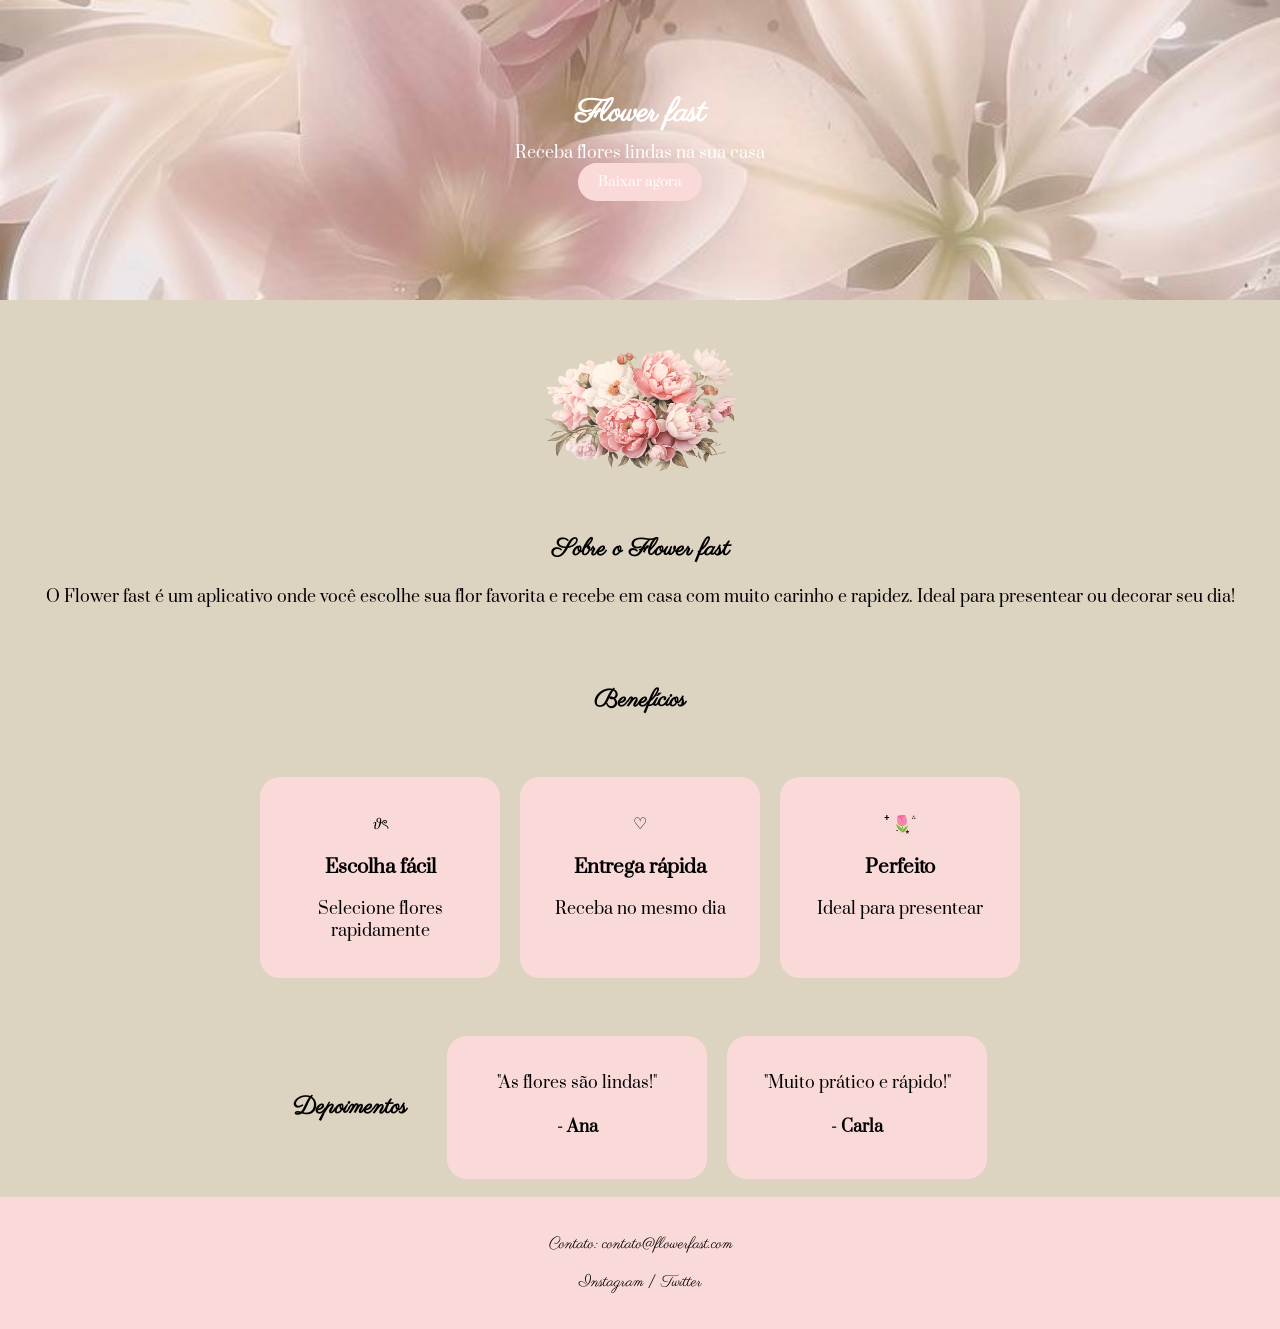
<file: flower fast/index.html>
<!DOCTYPE html>
<html lang="pt-br">
<head>
    <meta charset="UTF-8">
    <title>Flower fast</title>
    <link rel="stylesheet" href="style.css">
    <link rel="preconnect" href="https://fonts.googleapis.com">
<link rel="preconnect" href="https://fonts.gstatic.com" crossorigin>
<link href="https://fonts.googleapis.com/css2?family=Parisienne&family=Prata&display=swap" rel="stylesheet">
</head>
<body>

<!-- HERO (BANNER COM IMAGEM) -->
<header>
    <img src="img/flor1.jpg" alt="Banner flor">
    
    <h1>Flower fast</h1>
    <p>Receba flores lindas na sua casa</p>
    <button>Baixar agora</button>
</header>

<main>

<!-- SEÇÃO IMAGEM + TEXTO -->
<section>
    <div>
        <img src="img/flor2.png" alt="Flor lateral">
    </div>

    <div>
        <h2>Sobre o Flower fast</h2>
        <p>
            O Flower fast é um aplicativo onde você escolhe sua flor favorita
            e recebe em casa com muito carinho e rapidez. Ideal para presentear
            ou decorar seu dia!
        </p>
    </div>
</section>

<!-- BENEFÍCIOS -->
<section>
    <h2>Benefícios</h2>

    <div>
        <article>
            <p>𝜗ৎ</p>
            <h3>Escolha fácil</h3>
            <p>Selecione flores rapidamente</p>
        </article>

        <article>
            <p>♡</p>
            <h3>Entrega rápida</h3>
            <p>Receba no mesmo dia</p>
        </article>

        <article>
            <p>𓍢ִ໋🌷͙֒</p>
            <h3>Perfeito</h3>
            <p>Ideal para presentear</p>
        </article>
    </div>
</section>
<br>
<!-- DEPOIMENTOS -->
<section>
    <h2>Depoimentos</h2>
    <br>

    <article>
        <p>"As flores são lindas!"</p>
        <h4>- Ana</h4>
    </article>

    <article>
        <p>"Muito prático e rápido!"</p>
        <h4>- Carla</h4>
    </article>
</section>
<br>
</main>

<footer>
    <p>Contato: contato@flowerfast.com</p>
    <p>Instagram | Twitter</p>
</footer>

</body>
</html>
</file>
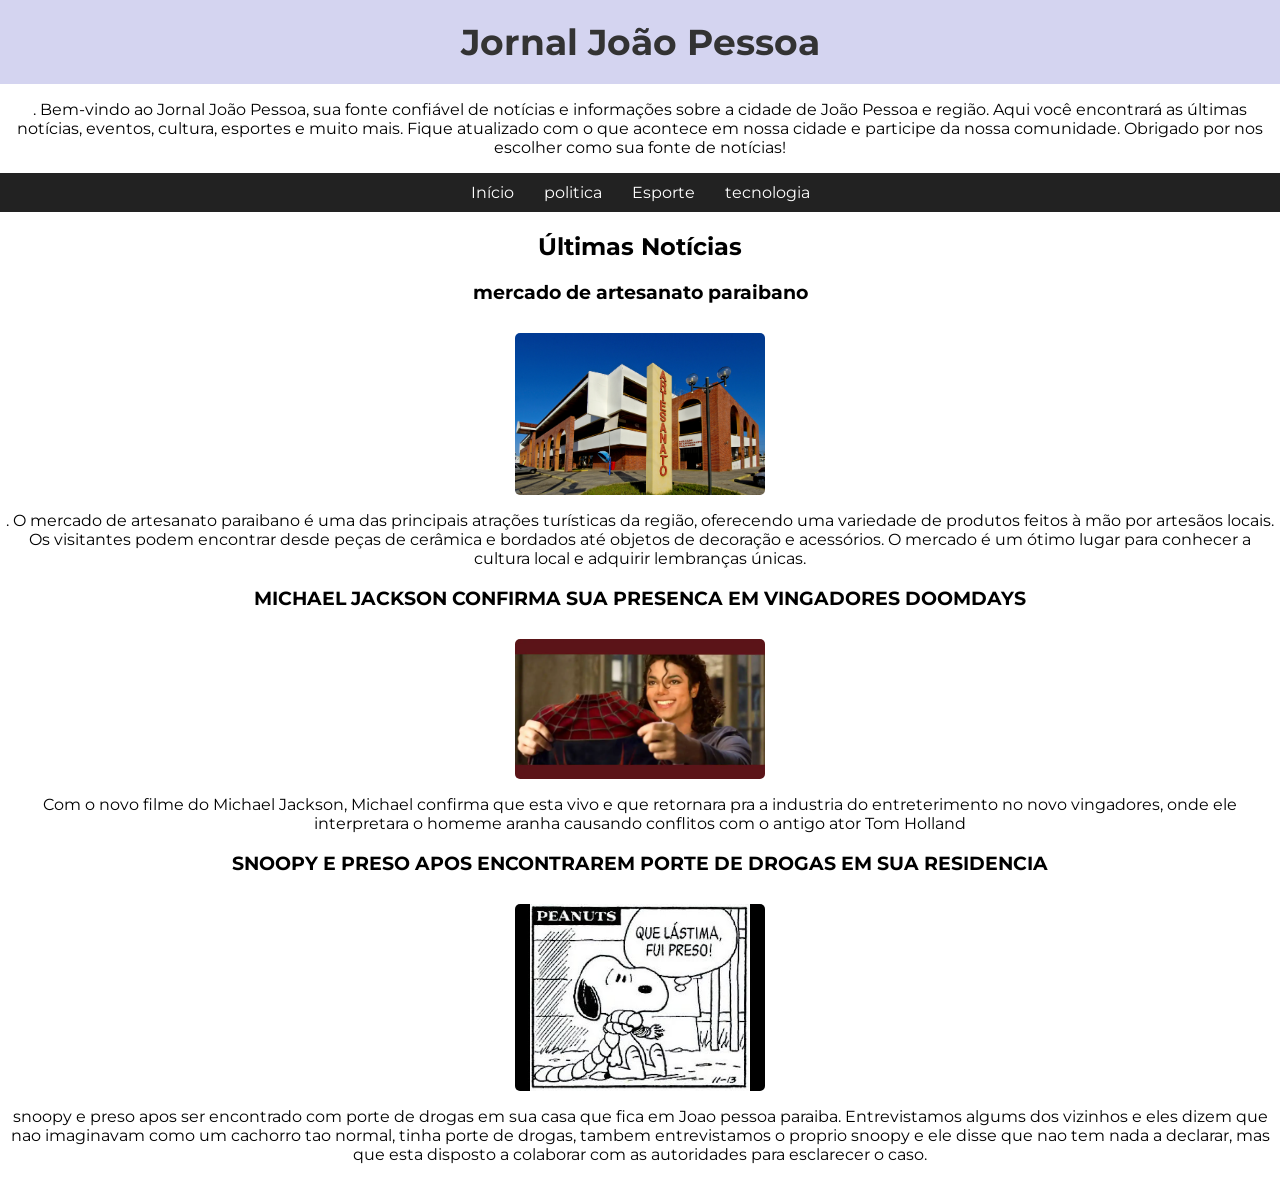
<file: jornal joao pessoa/index.html>
<html lang="en">
<head>
    <meta charset="UTF-8">
    <meta name="viewport" content="width=device-width, initial-scale=1.0
">    
<link rel="stylesheet" href="style.css">
<link rel="preconnect" href="https://fonts.googleapis.com">
<link rel="preconnect" href="https://fonts.gstatic.com" crossorigin>
<link href="https://fonts.googleapis.com/css2?family=Montserrat:ital,wght@0,100..900;1,100..900&display=swap" rel="stylesheet">
<title>jornal joao pessoa</title>
</head>
<body>
    <div class="topo">
    
    <h1>Jornal João Pessoa</h1>
    </div>
    <p>.   Bem-vindo ao Jornal João Pessoa, sua fonte confiável de notícias e informações sobre a cidade de João Pessoa e região. Aqui você encontrará as últimas notícias, eventos, cultura, esportes e muito mais. Fique atualizado com o que acontece em nossa cidade e participe da nossa comunidade. Obrigado por nos escolher como sua fonte de notícias!</p>
    <nav>
        <ul>
            <li><a href="#">Início</a></li>
            <li><a href="#">politica</a></li>
            <li><a href="#">Esporte</a></li>
            <li><a href="#">tecnologia</a></li>
        </ul>
    </nav>
    <div class="noticias">
        <h2>  Últimas Notícias</h2>
        <article>
            <h3>  mercado de artesanato paraibano</h3>
            <img src="img/mercado.jpg" alt="Mercado de artesanato paraibano">  
            <p>. O mercado de artesanato paraibano é uma das principais atrações turísticas da região, oferecendo uma variedade de produtos feitos à mão por artesãos locais. Os visitantes podem encontrar desde peças de cerâmica e bordados até objetos de decoração e acessórios. O mercado é um ótimo lugar para conhecer a cultura local e adquirir lembranças únicas.</p>
             
        </article>
        <article>
            <h3>  MICHAEL JACKSON CONFIRMA SUA PRESENCA EM VINGADORES DOOMDAYS</h3>
            <img src="img/michael.webp" alt="Vingadores Doomsday promotional image showing Michael Jackson as Spider-Man swinging over a dark city skyline with dramatic lighting">
            <p>Com o novo filme do Michael Jackson, Michael confirma que esta vivo e que retornara pra a industria do entreterimento no novo vingadores, onde ele interpretara o homeme aranha causando conflitos com o antigo ator Tom Holland</p>
        </article>
        <article>
            <h3>  SNOOPY E PRESO APOS ENCONTRAREM PORTE DE DROGAS EM SUA RESIDENCIA</h3>
            <img src="img/snoopy.jpg" alt="Snoopy being arrested">
            <p> snoopy e preso apos ser encontrado com porte de drogas em sua casa que fica em Joao pessoa paraiba. Entrevistamos algums dos vizinhos e eles dizem que nao imaginavam como um cachorro tao normal, tinha porte de drogas, tambem entrevistamos o proprio snoopy e ele disse que nao tem nada a declarar, mas que esta disposto a colaborar com as autoridades para esclarecer o caso.</p>
        </article>
    </div>
</body>
</html>
</file>
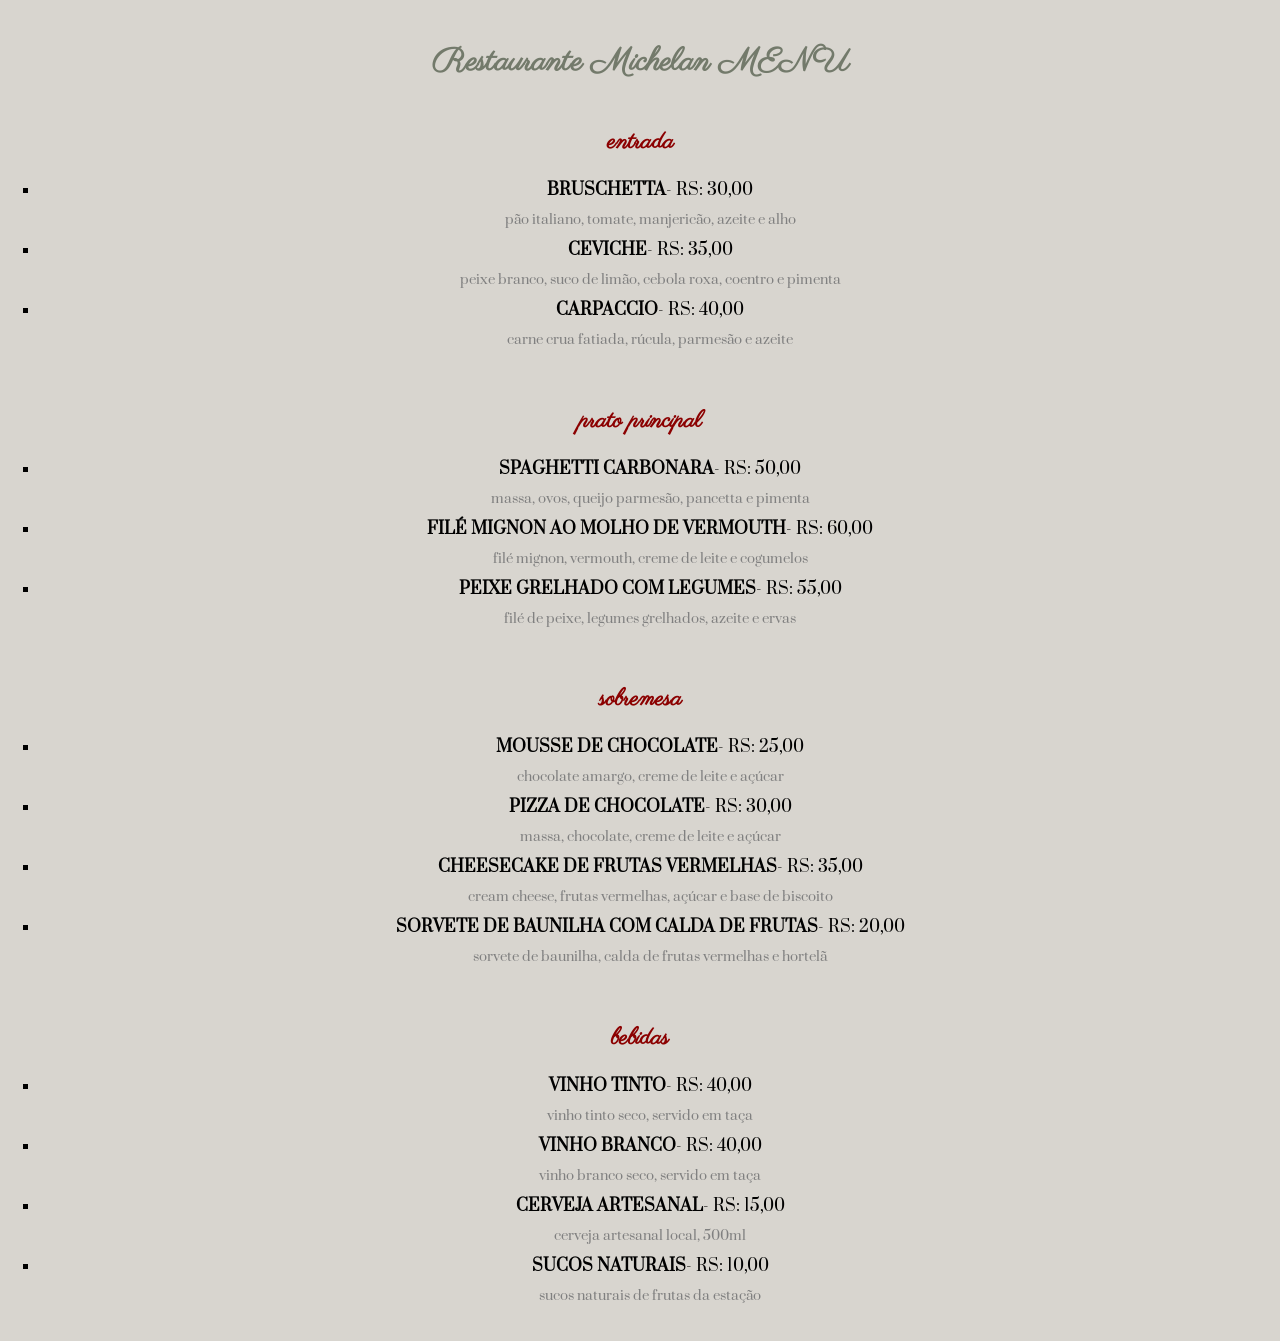
<file: restaurante michelan/index.html>
<!DOCTYPE html>
<html lang="en">
<head>
    <meta charset="UTF-8">
    <meta name="viewport" content="width=device-width, initial-scale=1.0">
    <link rel="stylesheet" href="style.css">
    <link rel="preconnect" href="https://fonts.googleapis.com">
<link rel="preconnect" href="https://fonts.gstatic.com" crossorigin>
<link href="https://fonts.googleapis.com/css2?family=Parisienne&family=Prata&display=swap" rel="stylesheet">
    <title>restaurante michelan</title>
</head>
<body>
    <header>
        <h1>Restaurante Michelan MENU</h1>
    </header>
    <main>
        <section>
            <h2>entrada</h2>
            <ul>
                <li>
                    <strong>BRUSCHETTA</strong>- RS: 30,00
                    <br>
                    <small>pão italiano, tomate, manjericão, azeite e alho</small>
                </li>
                <li>
                    <strong>CEVICHE</strong>- RS: 35,00
                    <br>
                    <small>peixe branco, suco de limão, cebola roxa, coentro e pimenta</small>
                </li>   
                <li>
                    <strong>CARPACCIO</strong>- RS: 40,00
                    <br>
                    <small>carne crua fatiada, rúcula, parmesão e azeite</small>
                </li>
            </ul>
        </section>
        <section>
            <h2>prato principal</h2>
            <ul>   
                <li>
                    <strong>SPAGHETTI CARBONARA</strong>- RS: 50,00
                    <br>
                    <small>massa, ovos, queijo parmesão, pancetta e pimenta</small>
                </li>  
                <li>
                    <strong>FILÉ MIGNON AO MOLHO DE VERMOUTH</strong>- RS: 60,00
                    <br>
                    <small>filé mignon, vermouth, creme de leite e cogumelos</small>
                </li>
                <li>
                    <strong>PEIXE GRELHADO COM LEGUMES</strong>- RS: 55,00
                    <br>
                    <small>filé de peixe, legumes grelhados, azeite e ervas</small>
                </li>
            </ul>
        </section>
        <section>
            <h2>sobremesa</h2>
            <ul>   
                <li>
                    <strong>MOUSSE DE CHOCOLATE</strong>- RS: 25,00
                    <br>
                    <small>chocolate amargo, creme de leite e açúcar</small>
                </li>
                <li>
                    <strong>PIZZA DE CHOCOLATE</strong>- RS: 30,00
                    <br>
                    <small>massa, chocolate, creme de leite e açúcar</small>
                </li>
                <li>
                    <strong>CHEESECAKE DE FRUTAS VERMELHAS</strong>- RS: 35,00
                    <br>
                    <small>cream cheese, frutas vermelhas, açúcar e base de biscoito</small>
                </li>
                <li>
                    <strong>SORVETE DE BAUNILHA COM CALDA DE FRUTAS</strong>- RS: 20,00
                    <br>
                    <small>sorvete de baunilha, calda de frutas vermelhas e hortelã</small>
                </li>
            </ul>
        </section>
        <section>
            <h2>bebidas</h2>
            <ul>   
                <li>
                    <strong>VINHO TINTO</strong>- RS: 40,00
                    <br>
                    <small>vinho tinto seco, servido em taça</small>
                </li>
                <li>
                    <strong>VINHO BRANCO</strong>- RS: 40,00
                    <br>
                    <small>vinho branco seco, servido em taça</small>
                </li>
                <li>
                    <strong>CERVEJA ARTESANAL</strong>- RS: 15,00
                    <br>
                    <small>cerveja artesanal local, 500ml</small>
                </li>
                <li>
                    <strong>SUCOS NATURAIS</strong>- RS: 10,00
                    <br>
                    <small>sucos naturais de frutas da estação</small>
                </li>
            </ul>
        </section>
    </main>
    
</body>

</html>
</file>
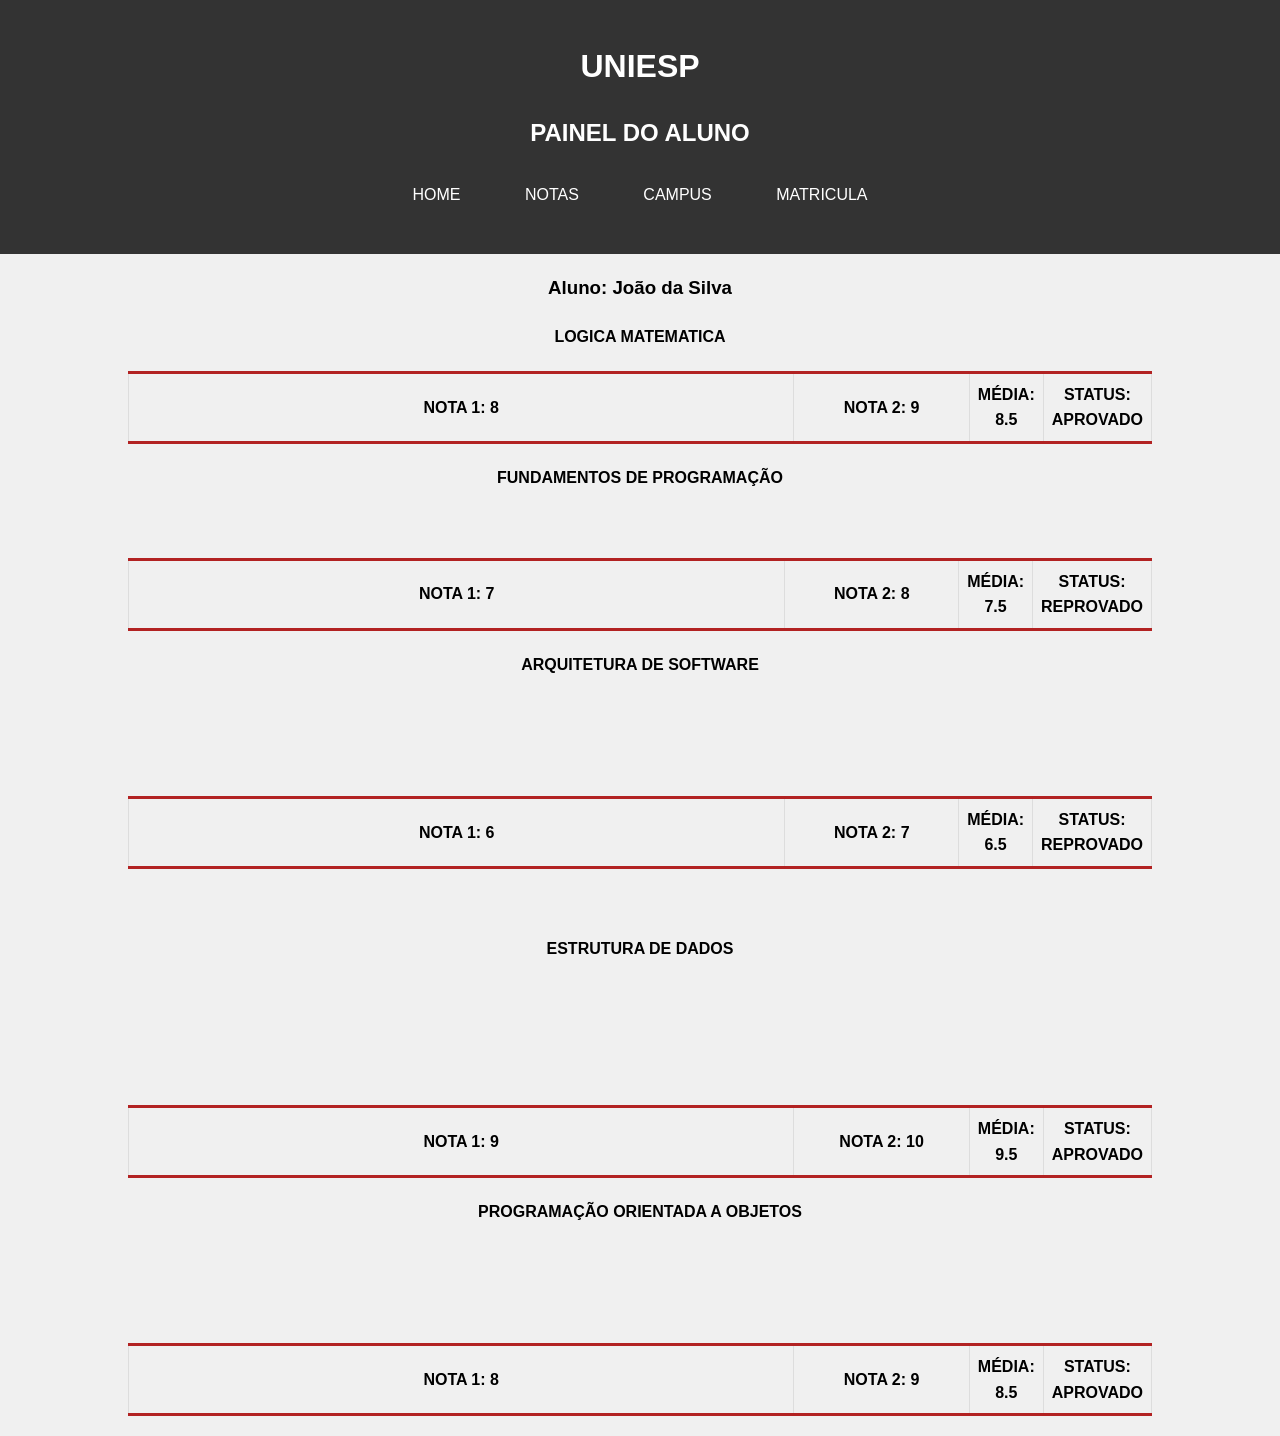
<file: uniesp/index.html>
<!DOCTYPE html>
<html lang="en">
<head>
    <meta charset="UTF-8">
    <meta name="viewport" content="width=device-width, initial-scale=1.0">
    <link rel="stylesheet" href="style.css">
    <title>UNIESP</title>
</head>
<body>
    
    <header>
        <h1>UNIESP</h1>
        <nav>
            <h1>PAINEL DO ALUNO</h1>
            <ul>
                <li><a href="#">HOME</a></li>
                <li><a href="#">NOTAS</a></li>
                <li><a href="#">CAMPUS</a></li>
                <li><a href="#">MATRICULA</a></li>
            </ul>
        </nav>

    </header>
    <h3> Aluno: João da Silva</h3>
    <table>
        <tr>
        <h4>LOGICA MATEMATICA</h4>
        
            <th>NOTA 1: 8</th>
            <th>NOTA 2: 9</th>
            <th> MÉDIA: 8.5</th>
            <th>STATUS: APROVADO</th>
        </tr>
        </table>
    
        <table>
        <tr>
        <h4>FUNDAMENTOS DE PROGRAMAÇÃO</h4>
            <th>NOTA 1: 7</th>
            <br>
            <th>NOTA 2: 8</th>
        
            <th> MÉDIA: 7.5</th>
            <th>STATUS: REPROVADO</th>
        </tr>
        </table>
        
        <table>
        <tr>
        <h4>ARQUITETURA DE SOFTWARE</h4>
        
            <th>NOTA 1: 6</th>
            <br>
            <th>NOTA 2: 7</th>
            <br>
            <th> MÉDIA: 6.5</th>
            <br>
            <th>STATUS: REPROVADO</th>
        </tr>
        </table>
        <br>
    <table>
        <tr>
         <h4>ESTRUTURA DE DADOS</h4>
        
            <th>NOTA 1: 9</th>
            <br>
            <th>NOTA 2: 10</th>
            <br>
            <th> MÉDIA: 9.5</th>
            <br>
            <th>STATUS: APROVADO</th>
        </tr>
        <br>
        <table>
        <tr>
         <h4>PROGRAMAÇÃO ORIENTADA A OBJETOS</h4>
        
            <th>NOTA 1: 8</th>
            <br>
            <th>NOTA 2: 9</th>
            <br>
            <th> MÉDIA: 8.5</th>
            <br>
            <th>STATUS: APROVADO</th>
        </tr>
    </table>

</body>
</html>
</file>
<file: flower fast/style.css>
body {
    margin: 0;
    font-family: Arial;
    background-color: #dcd4c1;
    text-align: center;
}

/* HERO (BANNER) */
header {
    position: relative;
}

header img {
    width: 100%;
    height: 300px;
    object-fit: cover;
}

header h1 {
    position: absolute;
    top: 30%;
    left: 50%;
    transform: translate(-50%, -50%);
    color: white;
    font-family: "Parisienne", cursive;
}

header p {
    position: absolute;
    top: 45%;
    left: 50%;
    transform: translate(-50%, -50%);
    color: #ffffff;
    font-family: "Prata", serif;
}

header button {
    position: absolute;
    top: 60%;
    left: 50%;
    transform: translate(-50%, -50%);
    padding: 10px 20px;
    border: none;
    background-color: #fadad9;
    color: white;
    border-radius: 20px;
    font-family: "Prata", serif;
}

/* SEÇÃO IMAGEM + TEXTO */
section:first-of-type {
    display: flex;
    align-items: center;
    justify-content: center;
    gap: 30px;
    padding: 40px;
    flex-wrap: wrap;
    font-family: "Prata", serif;
}
section h2{
    font-family: "Parisienne", cursive;
}

section p {
    font-family: "Prata", serif;

}

section:first-of-type img {
    width: 200px;
    text-align: left;
    border-radius: 20px;
}

/* BENEFÍCIOS */
section:nth-of-type(2) div {
    display: flex;
    justify-content: center;
    gap: 20px;
    flex-wrap: wrap;
    align-self: center;
    padding: 40px;
    font-family: "Prata", serif;
}

article {
    background-color: #fadad9;
    padding: 20px;
    border-radius: 20px;
    width: 200px;
}

/* RODAPÉ */
footer {
    background-color: #fadad9;
    padding: 20px;
    font-family: "Parisienne", cursive;
}
section:nth-of-type(3) {
    display: flex;
    justify-content: center; /* centraliza no meio */
    align-items: center;
    gap: 20px;
    font-family: "Prata", serif;

}


section:nth-of-type(3) article {
    width: 220px;
    background-color: #fadad9;
    padding: 20px;
    border-radius: 20px;
    text-align: center;
    font-family: "Prata", serif;
}
</file>
<file: jornal joao pessoa/style.css>
body{
    margin:0;
    font-family: 'Montserrat', sans-serif;
    background-color: #ffffff;
    text-align: center;
}
.topo{
    background-color: #2e30b334;
    padding: 20px;
    text-align: center;
}
.topo h1{
    margin:0;
    font-size: 36px;
    color:#333;
}
nav{
    background-color: #222;
    padding: 10px;
}
nav ul{
    list-style-type: none;
    margin:0;
    padding:0;
    display:flex;
    justify-content:center;
}
nav ul li{
    margin:0 15px;
}
nav ul li a{
    color:#fff;
    text-decoration:none;
    font-size: bold;
    text-align: center;
}

nav ul li a:hover{
    text-decoration:underline;
    text-align: center;
}

main{
    padding:20px;
    text-align: center;
}
main h2{
    color:#333;
    text-align: center;
}
main article{
    background-color: #fff;
    padding:15px;
    margin-bottom:20px;
    border-radius:5px;
    box-shadow:0 2px 5px rgba(0,0,0,0.1);
} 

img{
    width: 250px;
    height:auto;
    border-radius:5px;
    margin-top:10px;
}
</file>
<file: restaurante michelan/style.css>
body{
    background-color: #d8d5cf;
    margin: 0;
    padding: 20px;
    text-align: center;
}
header{
    text-align: center;
    color: #737a6b;
    font-family: "Parisienne", cursive;
}
main{
    display: grid;
    grid-template-columns: 1fr;
    gap: 20px;
    margin-top: 20px;
    font-family: "Parisienne", cursive;
    text-align: center;
}
h2{
    color: #8b0000;
    font-family: "Parisienne", cursive;
    text-align: center;
}
ul{
    list-style-type: square;
    padding-left: 20px;
    font-family: "Prata", serif;
    text-align: center;
}
li{
    margin-bottom: 10px;
    font-family: "Prata", serif;
    text-align: center;
}
small{
    display: block;
    margin-top: 10px;
    color: gray;
    font-family: "Prata", serif;
    text-align: center;
}
</file>
<file: uniesp/style.css>
body{
    font-size: center;
    background-color: #f0f0f0;
    font-family: Arial, sans-serif;
    line-height: 1.6;
    margin: 0;
    padding: 0;
    text-align: center;
}
li {
    display: inline-block;
    margin: 0 15px;
    padding: 10px 15px;
    text-decoration: none;
}
li a {
    color: #fff;
    text-decoration: none;
}
header {
    background-color: #333;
    color: #fff;
    padding: 20px 0;

}
ul {
    list-style-type: none;
    padding: 0;
    text-align: center;;
}
table {
    margin: 20px auto;
    border-collapse: collapse;
    width: 80%;
    text-align: center;
    margin: 20px auto;
    border-collapse: collapse;
    width: 80%;
    text-align: center;

    border-top: 3px solid #b22222;   /* linha vermelha em cima */
    border-bottom: 3px solid #b22222; /* linha vermelha embaixo */

}
th, td {
    border: 1px solid #ddd;
    padding: 8px;
    text-align: center;
    margin: 20px auto;
    border-collapse: collapse;
    width: 80%;
    text-align: center;

    border-top: 3px solid #b22222;   /* linha vermelha em cima */
    border-bottom: 3px solid #b22222; /* linha vermelha embaixo */

}
</file>
